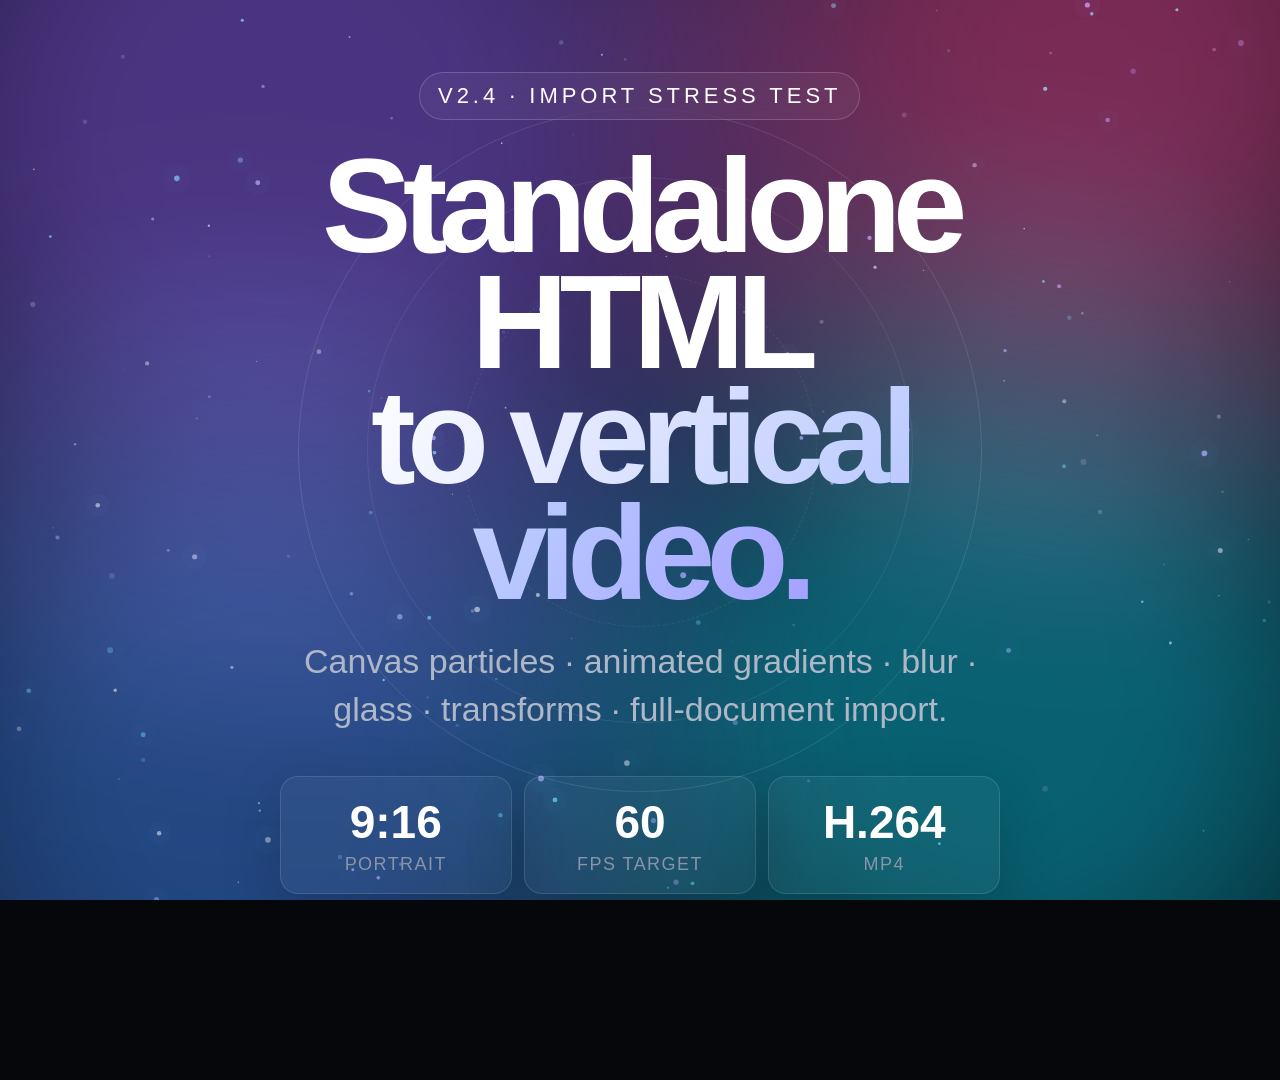
<file: public/samples/v24-vertical-stress-test.html>
<!doctype html>
<html lang="en">
<head>
<meta charset="utf-8" />
<meta name="viewport" content="width=device-width,initial-scale=1" />
<title>V2.4 Vertical Import Stress Test</title>
<style>
  *{box-sizing:border-box}
  html,body{margin:0;width:100%;height:100%;overflow:hidden;background:#05070b;color:#fff;font-family:Inter,Arial,sans-serif}
  body{position:relative;display:grid;place-items:center}
  canvas{position:absolute;inset:0;width:100%;height:100%}
  .aurora{position:absolute;inset:-20%;filter:blur(60px);opacity:.5;mix-blend-mode:screen;animation:drift 7s ease-in-out infinite alternate}
  .aurora.a{background:radial-gradient(circle at 30% 25%,#8b5cf6 0 14%,transparent 42%),radial-gradient(circle at 70% 70%,#06b6d4 0 13%,transparent 38%)}
  .aurora.b{background:radial-gradient(circle at 75% 20%,#ec4899 0 9%,transparent 34%),radial-gradient(circle at 28% 76%,#3b82f6 0 12%,transparent 36%);animation-delay:-3s;animation-duration:9s}
  .grain{position:absolute;inset:0;opacity:.12;background-image:repeating-linear-gradient(0deg,rgba(255,255,255,.04) 0 1px,transparent 1px 4px);mix-blend-mode:soft-light;pointer-events:none}
  .rings{position:absolute;width:76vmin;aspect-ratio:1;border-radius:50%;border:1px solid rgba(255,255,255,.11);animation:spin 14s linear infinite}
  .rings:before,.rings:after{content:"";position:absolute;inset:10%;border-radius:50%;border:1px solid rgba(255,255,255,.08)}
  .rings:after{inset:24%;border-style:dashed;animation:spinReverse 9s linear infinite}
  .content{position:relative;z-index:5;width:min(86vw,900px);padding:8vh 7vw;text-align:center;display:flex;flex-direction:column;align-items:center;gap:28px}
  .eyebrow{padding:10px 18px;border:1px solid rgba(255,255,255,.18);border-radius:999px;letter-spacing:.18em;font-size:clamp(11px,1.8vw,22px);background:rgba(255,255,255,.045);backdrop-filter:blur(14px);animation:rise .9s cubic-bezier(.2,.8,.2,1) both}
  h1{margin:0;font-size:clamp(56px,10.5vw,154px);line-height:.86;letter-spacing:-.065em;text-wrap:balance;animation:rise 1.15s .08s cubic-bezier(.2,.8,.2,1) both}
  .gradient{background:linear-gradient(120deg,#fff,#b7c6ff 32%,#9b8cff 56%,#5ee7f0 82%,#fff);background-size:220% 100%;-webkit-background-clip:text;background-clip:text;color:transparent;animation:shimmer 4s linear infinite}
  .sub{max-width:750px;margin:0;color:#aeb7c8;font-size:clamp(16px,2.7vw,34px);line-height:1.4;animation:rise 1.1s .18s cubic-bezier(.2,.8,.2,1) both}
  .stats{display:grid;grid-template-columns:repeat(3,1fr);gap:12px;width:min(100%,760px);margin-top:14px;animation:rise 1.1s .26s cubic-bezier(.2,.8,.2,1) both}
  .stat{padding:18px 10px;border:1px solid rgba(255,255,255,.12);background:rgba(255,255,255,.04);border-radius:18px;backdrop-filter:blur(12px);box-shadow:0 20px 60px rgba(0,0,0,.18)}
  .stat b{display:block;font-size:clamp(20px,4vw,46px)}
  .stat span{display:block;margin-top:5px;color:#8994a8;font-size:clamp(10px,1.6vw,18px);letter-spacing:.08em;text-transform:uppercase}
  .pulse{margin-top:16px;width:12px;height:12px;border-radius:50%;background:#7cf7ce;box-shadow:0 0 0 0 rgba(124,247,206,.6);animation:pulse 1.8s ease-out infinite}
  @keyframes rise{from{opacity:0;transform:translateY(56px) scale(.965);filter:blur(12px)}to{opacity:1;transform:none;filter:none}}
  @keyframes drift{from{transform:translate3d(-4%,-3%,0) scale(.98) rotate(-2deg)}to{transform:translate3d(5%,4%,0) scale(1.08) rotate(3deg)}}
  @keyframes spin{to{transform:rotate(360deg)}}
  @keyframes spinReverse{to{transform:rotate(-360deg)}}
  @keyframes shimmer{to{background-position:220% 0}}
  @keyframes pulse{0%{box-shadow:0 0 0 0 rgba(124,247,206,.55)}70%{box-shadow:0 0 0 26px rgba(124,247,206,0)}100%{box-shadow:0 0 0 0 rgba(124,247,206,0)}}
</style>
</head>
<body>
<canvas id="fx"></canvas>
<div class="aurora a"></div>
<div class="aurora b"></div>
<div class="rings"></div>
<div class="grain"></div>
<main class="content">
  <div class="eyebrow">V2.4 · IMPORT STRESS TEST</div>
  <h1>Standalone HTML<br><span class="gradient">to vertical video.</span></h1>
  <p class="sub">Canvas particles · animated gradients · blur · glass · transforms · full-document import.</p>
  <section class="stats">
    <div class="stat"><b>9:16</b><span>Portrait</span></div>
    <div class="stat"><b>60</b><span>FPS target</span></div>
    <div class="stat"><b>H.264</b><span>MP4</span></div>
  </section>
  <div class="pulse"></div>
</main>
<script>
(() => {
  const canvas = document.getElementById('fx');
  const ctx = canvas.getContext('2d', { alpha: true });
  const particles = Array.from({length: 150}, (_, i) => ({
    x: Math.random(), y: Math.random(), r: .6 + Math.random()*2.4,
    s: .015 + Math.random()*.055, phase: Math.random()*Math.PI*2,
    drift: (Math.random()-.5)*.05, hue: i%3
  }));
  let w=0,h=0,dpr=1;
  function resize(){
    dpr = Math.min(2, window.devicePixelRatio || 1);
    w = innerWidth; h = innerHeight;
    canvas.width = Math.max(1, Math.floor(w*dpr));
    canvas.height = Math.max(1, Math.floor(h*dpr));
    ctx.setTransform(dpr,0,0,dpr,0,0);
  }
  addEventListener('resize', resize); resize();
  function draw(now){
    const t = now/1000;
    ctx.clearRect(0,0,w,h);
    for(const p of particles){
      const yy = ((p.y - t*p.s)%1 + 1)%1;
      const xx = ((p.x + Math.sin(t*.8+p.phase)*p.drift)%1 + 1)%1;
      const alpha = .18 + .55*(.5+.5*Math.sin(t*1.7+p.phase));
      ctx.beginPath();
      ctx.arc(xx*w, yy*h, p.r, 0, Math.PI*2);
      ctx.fillStyle = p.hue===0 ? `rgba(170,145,255,${alpha})` : p.hue===1 ? `rgba(91,224,255,${alpha})` : `rgba(255,255,255,${alpha*.75})`;
      ctx.fill();
      if (p.r > 2.2) {
        ctx.beginPath(); ctx.arc(xx*w, yy*h, p.r*5, 0, Math.PI*2);
        ctx.fillStyle = `rgba(120,180,255,${alpha*.04})`; ctx.fill();
      }
    }
    requestAnimationFrame(draw);
  }
  requestAnimationFrame(draw);
})();
</script>
</body>
</html>
</file>
